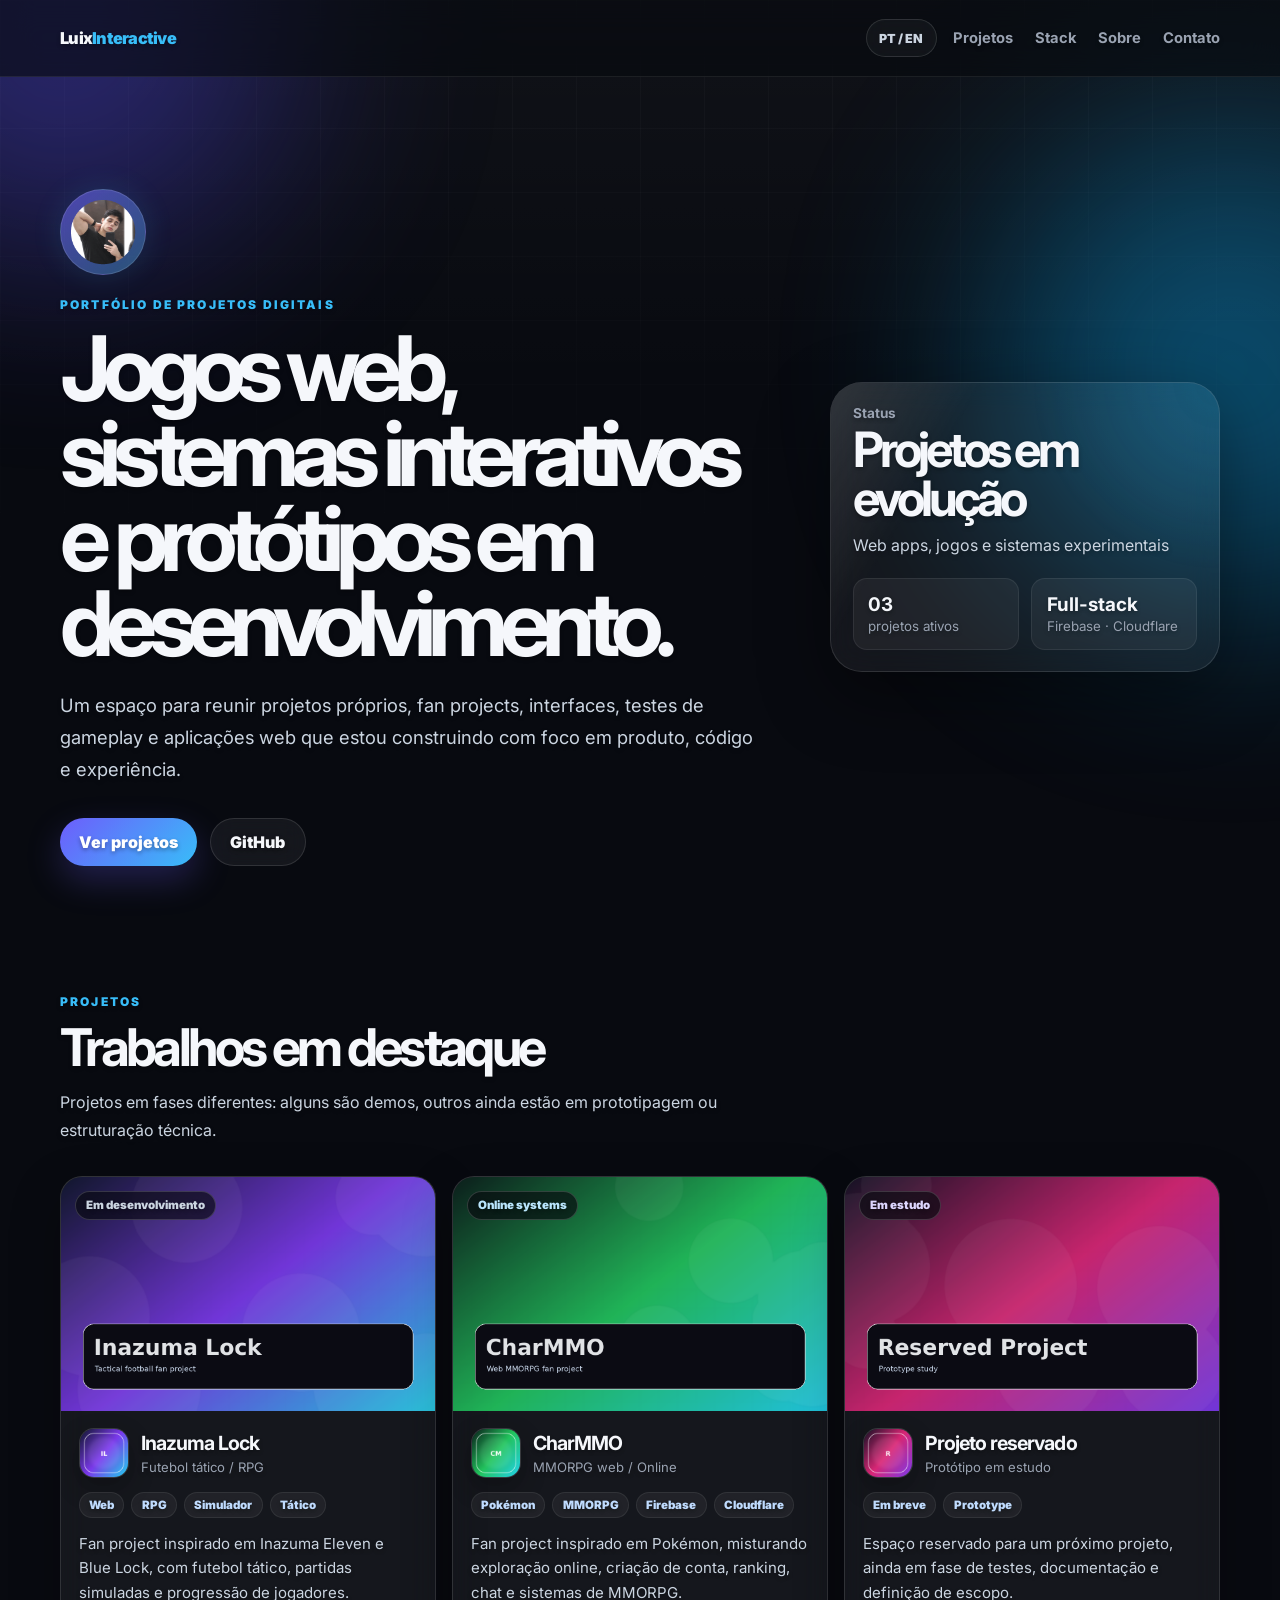
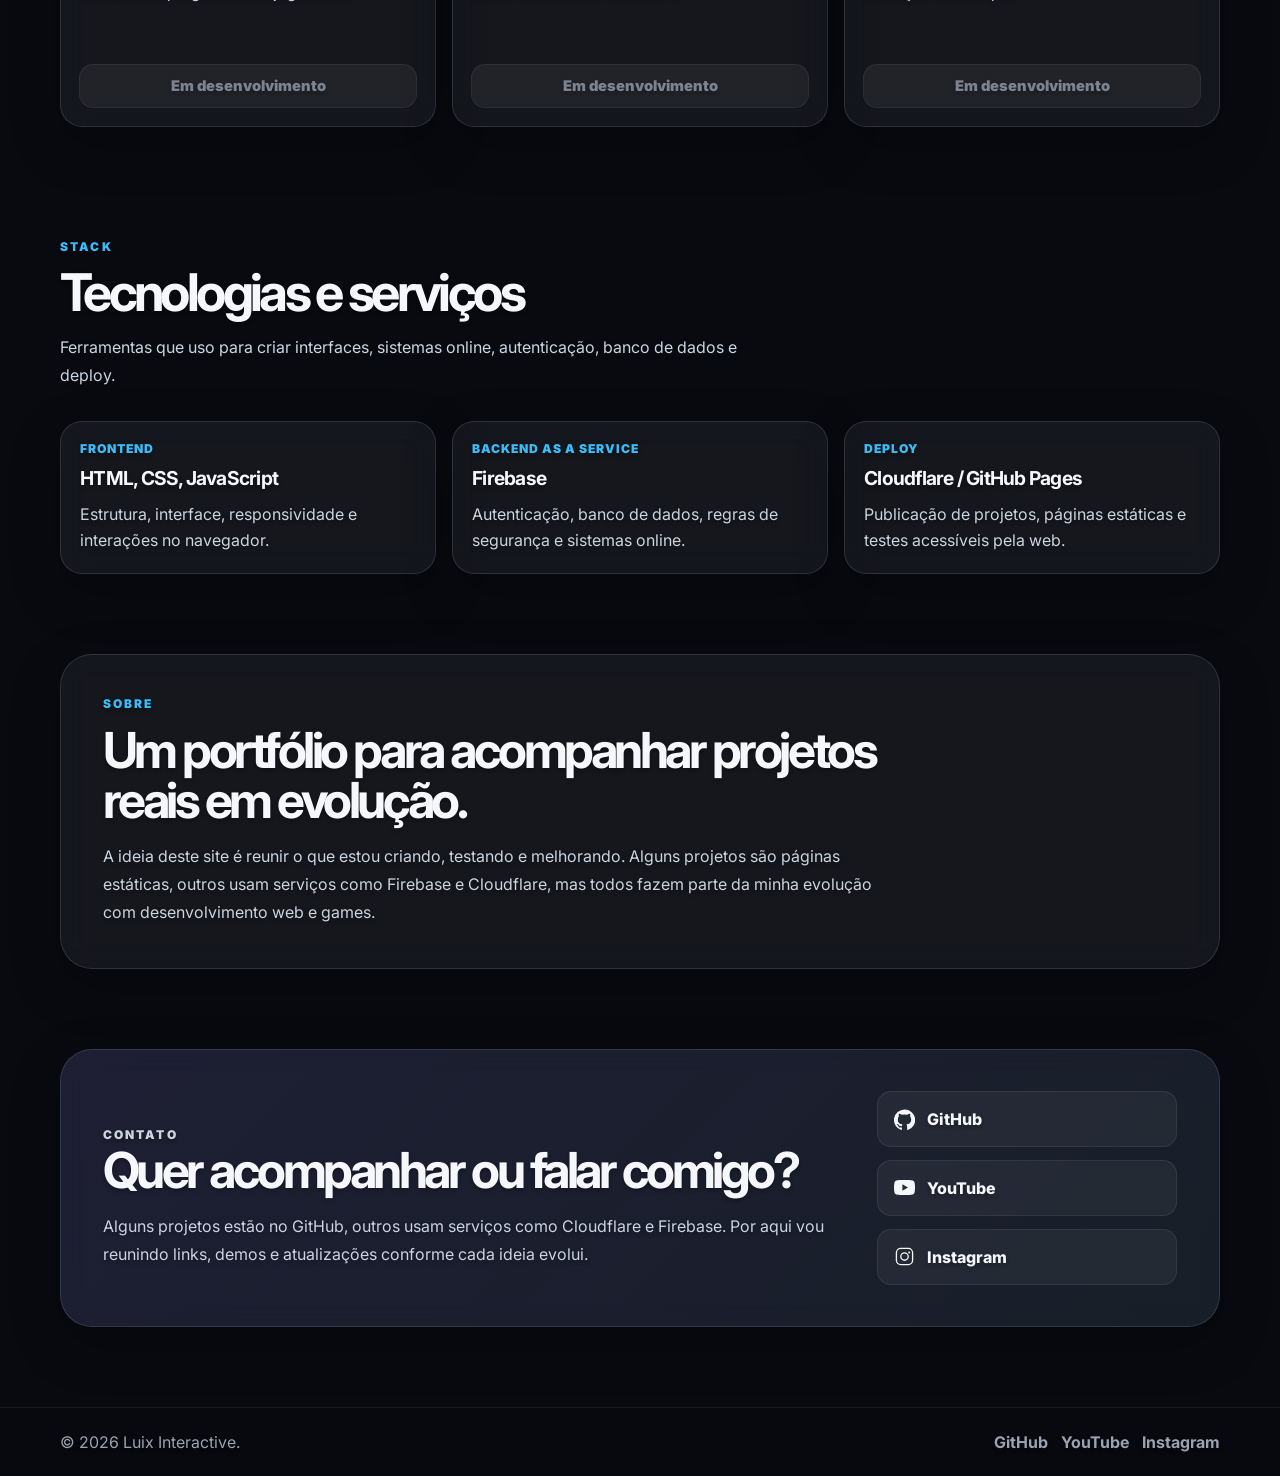
<file: index.html>
<!DOCTYPE html>
<html lang="pt-BR">
<head>
  <meta charset="UTF-8" />
  <meta name="viewport" content="width=device-width, initial-scale=1.0" />

  <title>Luix Interactive | Portfolio</title>
  <meta name="description" content="Portfolio of web games, interactive applications and digital experiments." />

  <meta property="og:title" content="Luix Interactive">
  <meta property="og:description" content="Portfolio of web games, interactive applications and digital experiments.">
  <meta property="og:image" content="assets/images/preview.png">
  <meta property="og:type" content="website">

  <link rel="preconnect" href="https://fonts.googleapis.com">
  <link rel="preconnect" href="https://fonts.gstatic.com" crossorigin>
  <link href="https://fonts.googleapis.com/css2?family=Inter:wght@400;500;600;700;800;900&display=swap" rel="stylesheet">

  <link rel="icon" href="assets/images/profile.png" type="image/png">
  <link rel="stylesheet" href="style.css" />
  <script src="script.js" defer></script>
</head>

<body>
  <div class="ambient ambient--one"></div>
  <div class="ambient ambient--two"></div>

  <header class="site-header">
    <nav class="nav container" aria-label="Menu principal">
      <a class="nav__brand" href="#">
        Luix<span>Interactive</span>
      </a>

      <div class="nav__actions">
        <button class="language-toggle" type="button" data-lang-toggle aria-label="Alternar idioma">
          PT / EN
        </button>

        <button class="nav__toggle" type="button" aria-label="Abrir menu" aria-expanded="false">
          <span></span>
          <span></span>
        </button>
      </div>

      <div class="nav__links" data-menu>
        <a href="#projects" data-i18n="navProjects">Projetos</a>
        <a href="#stack" data-i18n="navStack">Stack</a>
        <a href="#about" data-i18n="navAbout">Sobre</a>
        <a href="#contact" data-i18n="navContact">Contato</a>
      </div>
    </nav>
  </header>

  <main>
    <section class="hero container">
      <div class="hero__content">
        <div class="hero-profile">
          <img src="assets/images/profile.png" alt="Foto de perfil de Luix">
        </div>

        <p class="hero__eyebrow" data-i18n="heroEyebrow">Portfólio de projetos digitais</p>

        <h1 class="hero__title" data-i18n="heroTitle">
          Jogos web, sistemas interativos e protótipos em desenvolvimento.
        </h1>

        <p class="hero__description" data-i18n="heroDescription">
          Um espaço para reunir projetos próprios, fan projects, interfaces, testes de gameplay e aplicações web que estou construindo com foco em produto, código e experiência.
        </p>

        <div class="hero__actions">
          <a class="button button--primary" href="#projects" data-i18n="heroPrimary">Ver projetos</a>
          <a class="button button--secondary" href="https://github.com/LuixMath" target="_blank" rel="noopener">
            GitHub
          </a>
        </div>
      </div>

      <aside class="hero-widget" aria-label="Resumo do portfólio">
        <div class="hero-widget__shine"></div>

        <p data-i18n="widgetLabel">Status</p>
        <strong data-i18n="widgetTitle">Projetos em evolução</strong>
        <span data-i18n="widgetText">Web apps, jogos e sistemas experimentais</span>

        <div class="hero-widget__stats">
          <div>
            <b>03</b>
            <small data-i18n="widgetProjects">projetos ativos</small>
          </div>

          <div>
            <b>Full-stack</b>
            <small>Firebase · Cloudflare</small>
          </div>
        </div>
      </aside>
    </section>

    <section class="projects container" id="projects">
      <div class="section-heading">
        <p class="section-heading__kicker" data-i18n="projectsKicker">Projetos</p>
        <h2 class="section-heading__title" data-i18n="projectsTitle">Trabalhos em destaque</h2>
        <p class="section-heading__text" data-i18n="projectsText">
          Projetos em fases diferentes: alguns são demos, outros ainda estão em prototipagem ou estruturação técnica.
        </p>
      </div>

      <div class="projects__grid">
        <article class="project-card" data-tilt>
          <div class="project-card__cover">
            <img src="assets/images/inazuma-lock-cover.png" alt="Imagem de capa do Inazuma Lock" loading="lazy">
            <span class="project-card__status" data-i18n="statusProgress">Em desenvolvimento</span>
          </div>

          <div class="project-card__content">
            <div class="project-card__header">
              <img class="project-card__icon" src="assets/images/inazuma-lock-icon.png" alt="" loading="lazy">
              <div>
                <h3 class="project-card__title">Inazuma Lock</h3>
                <p class="project-card__meta" data-i18n="inazumaMeta">Futebol tático / RPG</p>
              </div>
            </div>

            <div class="project-card__tags">
              <span>Web</span>
              <span>RPG</span>
              <span>Simulador</span>
              <span>Tático</span>
            </div>

            <p class="project-card__description" data-i18n="inazumaDescription">
              Fan project inspirado em Inazuma Eleven e Blue Lock, com futebol tático, partidas simuladas e progressão de jogadores.
            </p>

            <span class="project-card__button is-disabled" aria-disabled="true" data-i18n="inDevelopment">
              Em desenvolvimento
            </span>
          </div>
        </article>

        <article class="project-card" data-tilt>
          <div class="project-card__cover">
            <img src="assets/images/charmmo-cover.png" alt="Imagem de capa do CharMMO" loading="lazy">
            <span class="project-card__status project-card__status--online">Online systems</span>
          </div>

          <div class="project-card__content">
            <div class="project-card__header">
              <img class="project-card__icon" src="assets/images/charmmo-icon.png" alt="" loading="lazy">
              <div>
                <h3 class="project-card__title">CharMMO</h3>
                <p class="project-card__meta" data-i18n="charmmoMeta">MMORPG web / Online</p>
              </div>
            </div>

            <div class="project-card__tags">
              <span>Pokémon</span>
              <span>MMORPG</span>
              <span>Firebase</span>
              <span>Cloudflare</span>
            </div>

            <p class="project-card__description" data-i18n="charmmoDescription">
              Fan project inspirado em Pokémon, misturando exploração online, criação de conta, ranking, chat e sistemas de MMORPG. 
            </p>

            <span class="project-card__button is-disabled" aria-disabled="true" data-i18n="inDevelopment">
              Em desenvolvimento
            </span>
          </div>
        </article>

        <article class="project-card" data-tilt>
          <div class="project-card__cover">
            <img src="assets/images/secret-cover.png" alt="Imagem de capa do próximo projeto" loading="lazy">
            <span class="project-card__status project-card__status--draft" data-i18n="statusDraft">Em estudo</span>
          </div>

          <div class="project-card__content">
            <div class="project-card__header">
              <img class="project-card__icon" src="assets/images/secret-icon.png" alt="" loading="lazy">
              <div>
                <h3 class="project-card__title" data-i18n="secretTitle">Projeto reservado</h3>
                <p class="project-card__meta" data-i18n="secretMeta">Protótipo em estudo</p>
              </div>
            </div>

            <div class="project-card__tags">
              <span data-i18n="soonTag">Em breve</span>
              <span>Prototype</span>
            </div>

            <p class="project-card__description" data-i18n="secretDescription">
              Espaço reservado para um próximo projeto, ainda em fase de testes, documentação e definição de escopo.
            </p>

            <span class="project-card__button is-disabled" aria-disabled="true" data-i18n="inDevelopment">
              Em desenvolvimento
            </span>
          </div>
        </article>
      </div>
    </section>

    <section class="stack container" id="stack">
      <div class="section-heading">
        <p class="section-heading__kicker">Stack</p>
        <h2 class="section-heading__title" data-i18n="stackTitle">Tecnologias e serviços</h2>
        <p class="section-heading__text" data-i18n="stackText">
          Ferramentas que uso para criar interfaces, sistemas online, autenticação, banco de dados e deploy.
        </p>
      </div>

      <div class="stack__grid">
        <article class="stack-card">
          <span>Frontend</span>
          <strong>HTML, CSS, JavaScript</strong>
          <p data-i18n="stackFrontend">Estrutura, interface, responsividade e interações no navegador.</p>
        </article>

        <article class="stack-card">
          <span>Backend as a Service</span>
          <strong>Firebase</strong>
          <p data-i18n="stackFirebase">Autenticação, banco de dados, regras de segurança e sistemas online.</p>
        </article>

        <article class="stack-card">
          <span>Deploy</span>
          <strong>Cloudflare / GitHub Pages</strong>
          <p data-i18n="stackDeploy">Publicação de projetos, páginas estáticas e testes acessíveis pela web.</p>
        </article>
      </div>
    </section>

    <section class="about container" id="about">
      <div class="about__glass">
        <p class="section-heading__kicker" data-i18n="aboutKicker">Sobre</p>
        <h2 data-i18n="aboutTitle">Um portfólio para acompanhar projetos reais em evolução.</h2>
        <p data-i18n="aboutText">
          A ideia deste site é reunir o que estou criando, testando e melhorando. Alguns projetos são páginas estáticas, outros usam serviços como Firebase e Cloudflare, mas todos fazem parte da minha evolução com desenvolvimento web e games.
        </p>
      </div>
    </section>

    <section class="contact container" id="contact">
      <div class="contact__glass">
        <div class="contact__content">
          <p class="section-heading__kicker" data-i18n="contactKicker">Contato</p>
          <h2 data-i18n="contactTitle">Quer acompanhar ou falar comigo?</h2>
          <p data-i18n="contactText">
            Alguns projetos estão no GitHub, outros usam serviços como Cloudflare e Firebase. Por aqui vou reunindo links, demos e atualizações conforme cada ideia evolui.
          </p>
        </div>

        <div class="contact__links">
          <a href="https://github.com/LuixMath" target="_blank" rel="noopener" aria-label="GitHub">
            <svg viewBox="0 0 24 24" aria-hidden="true">
              <path d="M12 .5a12 12 0 0 0-3.79 23.39c.6.11.82-.26.82-.58v-2.23c-3.34.73-4.04-1.42-4.04-1.42-.55-1.38-1.34-1.75-1.34-1.75-1.09-.75.08-.74.08-.74 1.2.09 1.83 1.23 1.83 1.23 1.08 1.84 2.82 1.31 3.51 1 .11-.78.42-1.31.76-1.61-2.67-.31-5.48-1.34-5.48-5.94 0-1.31.47-2.38 1.23-3.22-.12-.3-.53-1.56.12-3.25 0 0 1.01-.32 3.3 1.23a11.4 11.4 0 0 1 6 0c2.29-1.55 3.29-1.23 3.29-1.23.66 1.69.25 2.95.13 3.25.77.84 1.23 1.91 1.23 3.22 0 4.61-2.81 5.63-5.49 5.93.43.38.82 1.11.82 2.25v3.34c0 .32.21.69.83.57A12 12 0 0 0 12 .5Z" />
            </svg>
            <span>GitHub</span>
          </a>

          <a href="https://www.youtube.com/@Luluix" target="_blank" rel="noopener" aria-label="YouTube">
            <svg viewBox="0 0 24 24" aria-hidden="true">
              <path d="M23.5 6.2a3 3 0 0 0-2.1-2.12C19.53 3.5 12 3.5 12 3.5s-7.53 0-9.4.58A3 3 0 0 0 .5 6.2 31.4 31.4 0 0 0 0 12a31.4 31.4 0 0 0 .5 5.8 3 3 0 0 0 2.1 2.12c1.87.58 9.4.58 9.4.58s7.53 0 9.4-.58a3 3 0 0 0 2.1-2.12A31.4 31.4 0 0 0 24 12a31.4 31.4 0 0 0-.5-5.8ZM9.6 15.7V8.3l6.4 3.7-6.4 3.7Z" />
            </svg>
            <span>YouTube</span>
          </a>

          <a href="https://www.instagram.com/luixmath/" target="_blank" rel="noopener" aria-label="Instagram">
            <svg viewBox="0 0 24 24" aria-hidden="true">
              <path d="M7.75 2h8.5A5.75 5.75 0 0 1 22 7.75v8.5A5.75 5.75 0 0 1 16.25 22h-8.5A5.75 5.75 0 0 1 2 16.25v-8.5A5.75 5.75 0 0 1 7.75 2Zm0 1.5A4.25 4.25 0 0 0 3.5 7.75v8.5A4.25 4.25 0 0 0 7.75 20.5h8.5a4.25 4.25 0 0 0 4.25-4.25v-8.5A4.25 4.25 0 0 0 16.25 3.5h-8.5ZM12 7a5 5 0 1 1 0 10 5 5 0 0 1 0-10Zm0 1.5A3.5 3.5 0 1 0 12 15.5 3.5 3.5 0 0 0 12 8.5Zm5.38-2.13a1.12 1.12 0 1 1 0 2.25 1.12 1.12 0 0 1 0-2.25Z" />
            </svg>
            <span>Instagram</span>
          </a>
        </div>
      </div>
    </section>
  </main>

  <footer class="site-footer">
    <div class="site-footer__inner container">
      <p>© 2026 Luix Interactive.</p>

      <div class="site-footer__links">
        <a href="https://github.com/LuixMath" target="_blank" rel="noopener">GitHub</a>
        <a href="https://www.youtube.com/@Luluix" target="_blank" rel="noopener">YouTube</a>
        <a href="https://www.instagram.com/luixmath/" target="_blank" rel="noopener">Instagram</a>
      </div>
    </div>
  </footer>
</body>
</html>
</file>
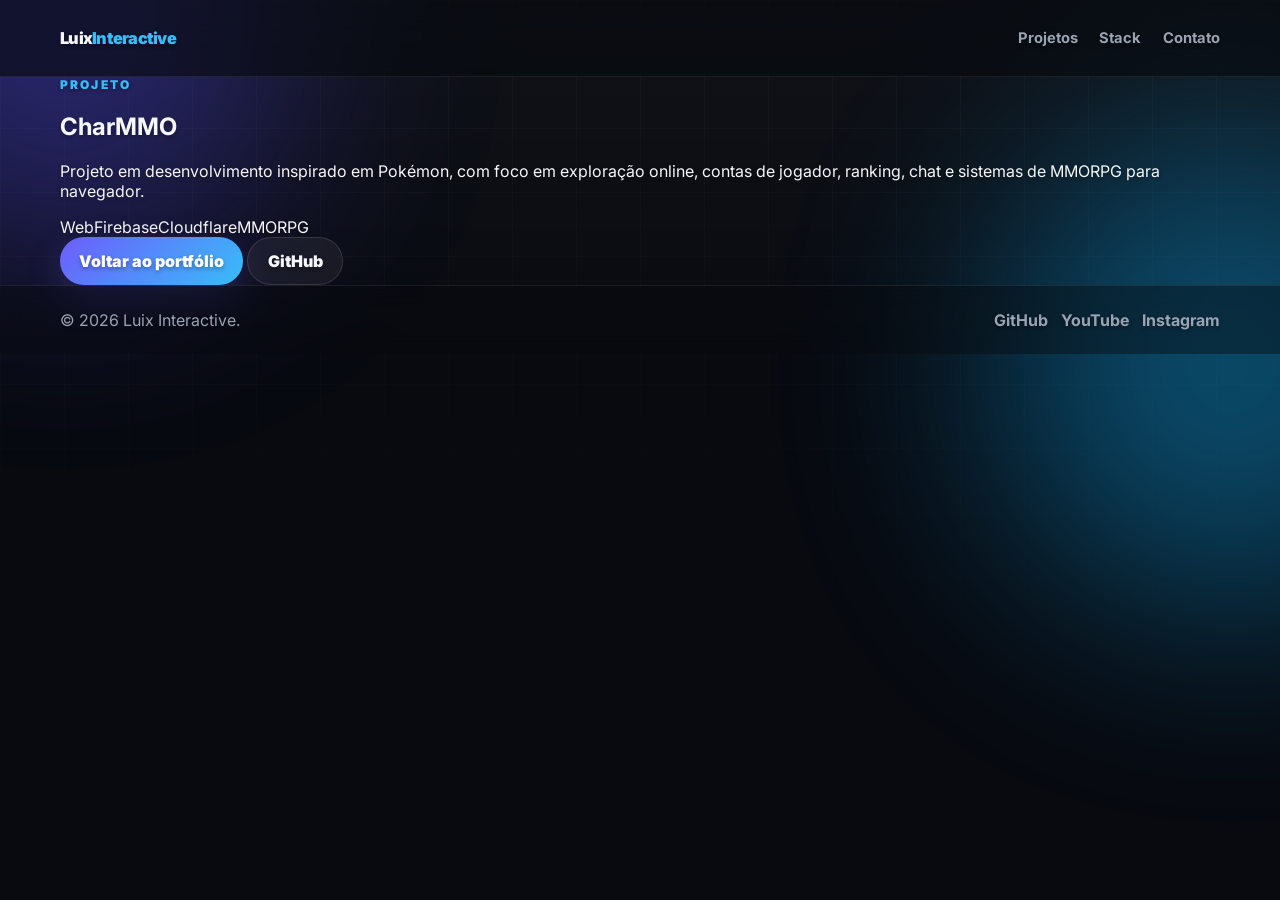
<file: projects/charmmo.html>
<!DOCTYPE html>
<html lang="pt-BR">
<head>
  <meta charset="UTF-8" />
  <meta name="viewport" content="width=device-width, initial-scale=1.0" />
  <title>CharMMO | Luix Interactive</title>
  <meta name="description" content="Fan project de MMORPG web inspirado em Pokémon." />
  <link rel="preconnect" href="https://fonts.googleapis.com">
  <link rel="preconnect" href="https://fonts.gstatic.com" crossorigin>
  <link href="https://fonts.googleapis.com/css2?family=Inter:wght@400;500;700;800;900&display=swap" rel="stylesheet">
  <link rel="icon" href="../assets/images/profile.png" type="image/png">
  <link rel="stylesheet" href="../style.css" />
</head>
<body>
  <div class="ambient ambient--one"></div>
  <div class="ambient ambient--two"></div>
  <div class="ambient ambient--three"></div>

  <header class="site-header">
    <nav class="nav container" aria-label="Menu principal">
      <a class="nav__brand" href="../index.html">Luix<span>Interactive</span></a>
      <div class="nav__links">
        <a href="../index.html#projects">Projetos</a>
        <a href="../index.html#stack">Stack</a>
        <a href="../index.html#contact">Contato</a>
      </div>
    </nav>
  </header>

  <main class="project-page container">
    <article class="project-page__glass">
      <p class="section-heading__kicker">Projeto</p>
      <h1>CharMMO</h1>
      <p>Projeto em desenvolvimento inspirado em Pokémon, com foco em exploração online, contas de jogador, ranking, chat e sistemas de MMORPG para navegador.</p>

      <div class="project-page__meta stack__list">
        <span>Web</span><span>Firebase</span><span>Cloudflare</span><span>MMORPG</span>
      </div>

      <div class="project-page__actions">
        <a class="button button--primary" href="../index.html#projects">Voltar ao portfólio</a>
        <a class="button button--secondary" href="https://github.com/LuixMath" target="_blank" rel="noopener">GitHub</a>
      </div>
    </article>
  </main>

  <footer class="site-footer">
    <div class="site-footer__inner container">
      <p>© 2026 Luix Interactive.</p>
      <div class="site-footer__links">
        <a href="https://github.com/LuixMath" target="_blank" rel="noopener">GitHub</a>
        <a href="https://www.youtube.com/@Luluix" target="_blank" rel="noopener">YouTube</a>
        <a href="https://www.instagram.com/luixmath/" target="_blank" rel="noopener">Instagram</a>
      </div>
    </div>
  </footer>
</body>
</html>
</file>
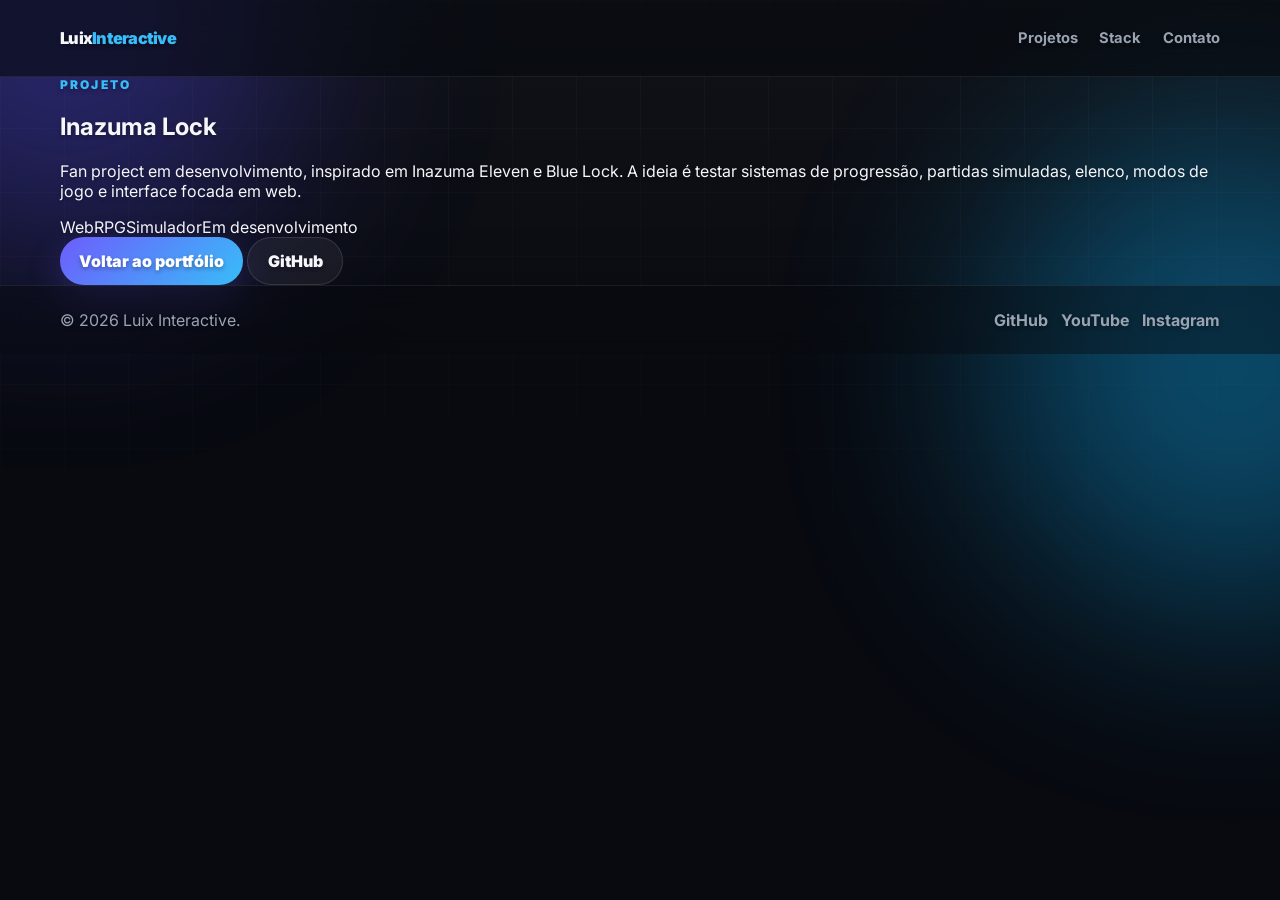
<file: projects/inazuma-lock.html>
<!DOCTYPE html>
<html lang="pt-BR">
<head>
  <meta charset="UTF-8" />
  <meta name="viewport" content="width=device-width, initial-scale=1.0" />
  <title>Inazuma Lock | Luix Interactive</title>
  <meta name="description" content="Projeto de futebol tático inspirado em anime esportivo." />
  <link rel="preconnect" href="https://fonts.googleapis.com">
  <link rel="preconnect" href="https://fonts.gstatic.com" crossorigin>
  <link href="https://fonts.googleapis.com/css2?family=Inter:wght@400;500;700;800;900&display=swap" rel="stylesheet">
  <link rel="icon" href="../assets/images/profile.png" type="image/png">
  <link rel="stylesheet" href="../style.css" />
</head>
<body>
  <div class="ambient ambient--one"></div>
  <div class="ambient ambient--two"></div>
  <div class="ambient ambient--three"></div>

  <header class="site-header">
    <nav class="nav container" aria-label="Menu principal">
      <a class="nav__brand" href="../index.html">Luix<span>Interactive</span></a>
      <div class="nav__links">
        <a href="../index.html#projects">Projetos</a>
        <a href="../index.html#stack">Stack</a>
        <a href="../index.html#contact">Contato</a>
      </div>
    </nav>
  </header>

  <main class="project-page container">
    <article class="project-page__glass">
      <p class="section-heading__kicker">Projeto</p>
      <h1>Inazuma Lock</h1>
      <p>Fan project em desenvolvimento, inspirado em Inazuma Eleven e Blue Lock. A ideia é testar sistemas de progressão, partidas simuladas, elenco, modos de jogo e interface focada em web.</p>

      <div class="project-page__meta stack__list">
        <span>Web</span><span>RPG</span><span>Simulador</span><span>Em desenvolvimento</span>
      </div>

      <div class="project-page__actions">
        <a class="button button--primary" href="../index.html#projects">Voltar ao portfólio</a>
        <a class="button button--secondary" href="https://github.com/LuixMath" target="_blank" rel="noopener">GitHub</a>
      </div>
    </article>
  </main>

  <footer class="site-footer">
    <div class="site-footer__inner container">
      <p>© 2026 Luix Interactive.</p>
      <div class="site-footer__links">
        <a href="https://github.com/LuixMath" target="_blank" rel="noopener">GitHub</a>
        <a href="https://www.youtube.com/@Luluix" target="_blank" rel="noopener">YouTube</a>
        <a href="https://www.instagram.com/luixmath/" target="_blank" rel="noopener">Instagram</a>
      </div>
    </div>
  </footer>
</body>
</html>
</file>
<file: style.css>
:root {
  --bg: #080a10;
  --bg-elevated: #0d111b;

  --surface: rgba(255, 255, 255, 0.055);
  --surface-strong: rgba(255, 255, 255, 0.085);
  --surface-solid: #111827;

  --border: rgba(255, 255, 255, 0.12);
  --border-soft: rgba(255, 255, 255, 0.075);

  --text: #f5f7fb;
  --muted: #9aa3b2;
  --soft: #cbd5e1;

  --primary: #6d5dfc;
  --primary-soft: rgba(109, 93, 252, 0.2);
  --cyan: #38bdf8;
  --accent: #a78bfa;

  --font: "Inter", system-ui, -apple-system, BlinkMacSystemFont, "Segoe UI", sans-serif;

  --container: 1160px;
  --radius-sm: 14px;
  --radius-md: 22px;
  --radius-lg: 32px;

  --shadow-glass: 0 24px 70px rgba(0, 0, 0, 0.42);
  --shadow-soft: 0 18px 50px rgba(0, 0, 0, 0.26);
}

* {
  box-sizing: border-box;
}

html {
  scroll-behavior: smooth;
}

body {
  position: relative;
  min-height: 100vh;
  margin: 0;
  overflow-x: hidden;
  color: var(--text);
  font-family: var(--font);
  background:
    linear-gradient(180deg, rgba(255, 255, 255, 0.035), transparent 24rem),
    var(--bg);
  text-shadow: 0 2px 4px rgba(0, 0, 0, 0.32);
}

body::before {
  content: "";
  position: fixed;
  inset: 0;
  z-index: -3;
  background-image:
    linear-gradient(rgba(255, 255, 255, 0.026) 1px, transparent 1px),
    linear-gradient(90deg, rgba(255, 255, 255, 0.026) 1px, transparent 1px);
  background-size: 64px 64px;
  mask-image: linear-gradient(to bottom, black, transparent 72%);
  pointer-events: none;
}

body.is-locked {
  overflow: hidden;
}

img {
  display: block;
  width: 100%;
}

a {
  color: inherit;
  text-decoration: none;
}

button {
  font: inherit;
}

:focus-visible {
  outline: 3px solid rgba(56, 189, 248, 0.75);
  outline-offset: 4px;
}

.container {
  width: min(100% - 2rem, var(--container));
  margin-inline: auto;
}

.ambient {
  position: fixed;
  z-index: -2;
  border-radius: 999px;
  pointer-events: none;
  filter: blur(110px);
  opacity: 0.42;
}

.ambient--one {
  top: -12rem;
  left: -10rem;
  width: 28rem;
  height: 28rem;
  background: #4f46e5;
}

.ambient--two {
  top: 8rem;
  right: -12rem;
  width: 30rem;
  height: 30rem;
  background: #0ea5e9;
}

.site-header {
  position: sticky;
  top: 0;
  z-index: 30;
  border-bottom: 1px solid var(--border-soft);
  background: rgba(8, 10, 16, 0.62);
  backdrop-filter: blur(16px);
  -webkit-backdrop-filter: blur(16px);
}

.nav {
  display: flex;
  align-items: center;
  justify-content: space-between;
  min-height: 76px;
  gap: 1rem;
}

.nav__brand {
  font-size: 1.02rem;
  font-weight: 900;
  letter-spacing: -0.045em;
}

.nav__brand span {
  color: var(--cyan);
}

.nav__actions {
  display: flex;
  align-items: center;
  gap: 0.65rem;
  margin-left: auto;
}

.nav__links {
  display: flex;
  align-items: center;
  gap: 1.35rem;
}

.nav__links a {
  color: var(--muted);
  font-size: 0.92rem;
  font-weight: 700;
  transition: color 0.25s ease, text-shadow 0.25s ease;
}

.nav__links a:hover {
  color: var(--text);
  text-shadow: 0 0 18px rgba(56, 189, 248, 0.46);
}

.language-toggle {
  min-height: 38px;
  padding: 0 0.8rem;
  border: 1px solid var(--border);
  border-radius: 999px;
  background: rgba(255, 255, 255, 0.045);
  color: var(--soft);
  font-size: 0.78rem;
  font-weight: 900;
  cursor: pointer;
  backdrop-filter: blur(12px);
  -webkit-backdrop-filter: blur(12px);
  transition: border-color 0.25s ease, background 0.25s ease;
}

.language-toggle:hover {
  border-color: rgba(56, 189, 248, 0.45);
  background: rgba(255, 255, 255, 0.075);
}

.nav__toggle {
  display: none;
  width: 44px;
  height: 44px;
  padding: 0;
  border: 1px solid var(--border);
  border-radius: 999px;
  background: rgba(255, 255, 255, 0.045);
  backdrop-filter: blur(12px);
  -webkit-backdrop-filter: blur(12px);
  cursor: pointer;
}

.nav__toggle span {
  display: block;
  width: 18px;
  height: 2px;
  margin: 5px auto;
  border-radius: 999px;
  background: var(--text);
  transition: transform 0.25s ease;
}

.hero {
  display: grid;
  grid-template-columns: 1fr;
  gap: 2.5rem;
  padding-block: 5rem 3.5rem;
}

.hero__content {
  max-width: 860px;
}

.hero-profile {
  width: 86px;
  height: 86px;
  padding: 4px;
  margin-bottom: 1.4rem;
  border: 1px solid var(--border);
  border-radius: 999px;
  background:
    linear-gradient(135deg, rgba(109, 93, 252, 0.55), rgba(56, 189, 248, 0.32)),
    rgba(255, 255, 255, 0.06);
  box-shadow: 0 0 30px rgba(56, 189, 248, 0.14);
}

.hero-profile img {
  height: 100%;
  border-radius: inherit;
  object-fit: cover;
}

.hero__eyebrow,
.section-heading__kicker {
  margin: 0 0 0.85rem;
  color: var(--cyan);
  font-size: 0.75rem;
  font-weight: 900;
  letter-spacing: 0.18em;
  text-transform: uppercase;
}

.hero__title {
  max-width: 960px;
  margin: 0;
  font-size: clamp(2.55rem, 11vw, 5.65rem);
  line-height: 0.94;
  letter-spacing: -0.09em;
}

.hero__description {
  max-width: 720px;
  margin: 1.45rem 0 0;
  color: var(--soft);
  font-size: clamp(1rem, 3vw, 1.15rem);
  line-height: 1.75;
}

.hero__actions {
  display: flex;
  flex-direction: column;
  gap: 0.8rem;
  margin-top: 2rem;
}

.button {
  display: inline-flex;
  align-items: center;
  justify-content: center;
  min-height: 48px;
  padding-inline: 1.2rem;
  border-radius: 999px;
  font-weight: 900;
  transition: transform 0.25s ease, box-shadow 0.25s ease, border-color 0.25s ease;
}

.button:hover {
  transform: translateY(-3px);
}

.button--primary {
  color: #ffffff;
  background: linear-gradient(135deg, var(--primary), var(--cyan));
  box-shadow: 0 14px 34px rgba(109, 93, 252, 0.26);
}

.button--primary:hover {
  box-shadow: 0 18px 46px rgba(56, 189, 248, 0.24);
}

.button--secondary {
  border: 1px solid var(--border);
  background: var(--surface);
  backdrop-filter: blur(12px);
  -webkit-backdrop-filter: blur(12px);
}

.button--secondary:hover {
  border-color: rgba(56, 189, 248, 0.45);
  box-shadow: 0 0 28px rgba(56, 189, 248, 0.1);
}

.hero-widget {
  position: relative;
  overflow: hidden;
  width: 100%;
  max-width: 390px;
  padding: 1.35rem;
  border: 1px solid var(--border);
  border-radius: var(--radius-lg);
  background: rgba(255, 255, 255, 0.055);
  box-shadow: var(--shadow-glass);
  backdrop-filter: blur(16px);
  -webkit-backdrop-filter: blur(16px);
}

.hero-widget__shine {
  position: absolute;
  inset: 0;
  background:
    linear-gradient(120deg, rgba(255, 255, 255, 0.18), transparent 28%),
    radial-gradient(circle at top right, rgba(56, 189, 248, 0.14), transparent 40%);
  opacity: 0.7;
  pointer-events: none;
}

.hero-widget p,
.hero-widget strong,
.hero-widget span,
.hero-widget__stats {
  position: relative;
}

.hero-widget p {
  margin: 0;
  color: var(--muted);
  font-size: 0.85rem;
  font-weight: 700;
}

.hero-widget strong {
  display: block;
  margin-top: 0.35rem;
  font-size: clamp(2rem, 8vw, 3.05rem);
  line-height: 1;
  letter-spacing: -0.08em;
}

.hero-widget > span {
  display: block;
  margin-top: 0.7rem;
  color: var(--soft);
}

.hero-widget__stats {
  display: grid;
  grid-template-columns: 1fr 1fr;
  gap: 0.8rem;
  margin-top: 1.4rem;
}

.hero-widget__stats div {
  padding: 0.9rem;
  border: 1px solid var(--border-soft);
  border-radius: var(--radius-sm);
  background: rgba(255, 255, 255, 0.052);
}

.hero-widget__stats b,
.hero-widget__stats small {
  display: block;
}

.hero-widget__stats b {
  font-size: 1.18rem;
}

.hero-widget__stats small {
  margin-top: 0.15rem;
  color: var(--muted);
}

.projects,
.stack {
  padding-block: 3rem 4rem;
}

.section-heading {
  max-width: 720px;
  margin-bottom: 2rem;
}

.section-heading__title {
  margin: 0;
  font-size: clamp(2rem, 8vw, 3.25rem);
  line-height: 1;
  letter-spacing: -0.07em;
}

.section-heading__text {
  margin: 0.95rem 0 0;
  color: var(--soft);
  line-height: 1.7;
}

.projects__grid,
.stack__grid {
  display: grid;
  grid-template-columns: 1fr;
  gap: 1rem;
}

.project-card,
.stack-card {
  position: relative;
  overflow: hidden;
  border: 1px solid var(--border);
  border-radius: var(--radius-md);
  background: var(--surface);
  box-shadow: var(--shadow-soft);
  backdrop-filter: blur(14px);
  -webkit-backdrop-filter: blur(14px);
}

.project-card {
  transform-style: preserve-3d;
  transition: transform 0.25s ease, border-color 0.25s ease, background 0.25s ease, box-shadow 0.25s ease;
  will-change: transform;
}

.project-card::before,
.stack-card::before {
  content: "";
  position: absolute;
  inset: 0;
  z-index: 1;
  background:
    linear-gradient(135deg, rgba(255, 255, 255, 0.13), transparent 30%),
    radial-gradient(circle at var(--x, 50%) var(--y, 0%), rgba(56, 189, 248, 0.14), transparent 30%);
  opacity: 0;
  transition: opacity 0.25s ease;
  pointer-events: none;
}

.project-card:hover {
  border-color: rgba(56, 189, 248, 0.38);
  background: var(--surface-strong);
  box-shadow:
    var(--shadow-glass),
    0 0 34px rgba(56, 189, 248, 0.12);
}

.project-card:hover::before,
.stack-card:hover::before {
  opacity: 1;
}

.project-card__cover {
  position: relative;
  z-index: 2;
  aspect-ratio: 16 / 10;
  overflow: hidden;
  background: rgba(255, 255, 255, 0.06);
}

.project-card__cover img {
  height: 100%;
  object-fit: cover;
  opacity: 0.9;
  transition: transform 0.25s ease, opacity 0.25s ease;
}

.project-card:hover .project-card__cover img {
  transform: scale(1.035);
  opacity: 1;
}

.project-card__status {
  position: absolute;
  top: 0.85rem;
  left: 0.85rem;
  z-index: 3;
  display: inline-flex;
  padding: 0.42rem 0.65rem;
  border: 1px solid rgba(255, 255, 255, 0.16);
  border-radius: 999px;
  background: rgba(8, 10, 16, 0.68);
  color: var(--soft);
  font-size: 0.72rem;
  font-weight: 900;
  backdrop-filter: blur(12px);
  -webkit-backdrop-filter: blur(12px);
}

.project-card__status--online {
  color: #bae6fd;
}

.project-card__status--draft {
  color: #ddd6fe;
}

.project-card__content {
  position: relative;
  z-index: 2;
  display: flex;
  min-height: 315px;
  flex-direction: column;
  padding: 1.1rem;
}

.project-card__header {
  display: flex;
  align-items: center;
  gap: 0.75rem;
  margin-bottom: 0.85rem;
}

.project-card__icon {
  width: 50px;
  height: 50px;
  border: 1px solid var(--border-soft);
  border-radius: 15px;
  object-fit: cover;
  background: rgba(255, 255, 255, 0.08);
  box-shadow: 0 10px 24px rgba(0, 0, 0, 0.28);
  flex-shrink: 0;
}

.project-card__title {
  margin: 0;
  font-size: 1.22rem;
  letter-spacing: -0.045em;
}

.project-card__meta {
  margin: 0.25rem 0 0;
  color: var(--muted);
  font-size: 0.82rem;
}

.project-card__tags {
  display: flex;
  flex-wrap: wrap;
  gap: 0.45rem;
  margin-bottom: 0.85rem;
}

.project-card__tags span {
  display: inline-flex;
  padding: 0.32rem 0.58rem;
  border: 1px solid var(--border-soft);
  border-radius: 999px;
  color: #bfdbfe;
  background: rgba(255, 255, 255, 0.052);
  font-size: 0.72rem;
  font-weight: 900;
}

.project-card__description {
  margin: 0 0 1rem;
  color: var(--soft);
  font-size: 0.94rem;
  line-height: 1.62;
}

.project-card__button {
  display: inline-flex;
  align-items: center;
  justify-content: center;
  width: 100%;
  min-height: 44px;
  margin-top: auto;
  border: 1px solid var(--border-soft);
  border-radius: var(--radius-sm);
  background: rgba(255, 255, 255, 0.07);
  color: var(--text);
  font-size: 0.92rem;
  font-weight: 900;
  transition: transform 0.25s ease, background 0.25s ease, box-shadow 0.25s ease, border-color 0.25s ease;
}

.project-card__button:not(.is-disabled):hover {
  transform: translateY(-2px);
  border-color: rgba(56, 189, 248, 0.55);
  background: linear-gradient(135deg, rgba(109, 93, 252, 0.9), rgba(56, 189, 248, 0.78));
  box-shadow: 0 0 30px rgba(56, 189, 248, 0.2);
}

.project-card__button.is-disabled {
  color: var(--muted);
  cursor: not-allowed;
  opacity: 0.78;
}

.stack-card {
  z-index: 0;
  padding: 1.2rem;
  transition: border-color 0.25s ease, background 0.25s ease, transform 0.25s ease;
}

.stack-card:hover {
  transform: translateY(-3px);
  border-color: rgba(56, 189, 248, 0.28);
  background: var(--surface-strong);
}

.stack-card span,
.stack-card strong,
.stack-card p {
  position: relative;
  z-index: 2;
}

.stack-card span {
  display: block;
  color: var(--cyan);
  font-size: 0.76rem;
  font-weight: 900;
  letter-spacing: 0.08em;
  text-transform: uppercase;
}

.stack-card strong {
  display: block;
  margin-top: 0.65rem;
  font-size: 1.2rem;
  letter-spacing: -0.04em;
}

.stack-card p {
  margin: 0.65rem 0 0;
  color: var(--soft);
  line-height: 1.65;
}

.about {
  padding-block: 1rem 5rem;
}

.about__glass,
.contact__glass {
  padding: clamp(1.35rem, 6vw, 2.6rem);
  border: 1px solid var(--border);
  border-radius: var(--radius-lg);
  background: var(--surface);
  box-shadow: var(--shadow-soft);
  backdrop-filter: blur(14px);
  -webkit-backdrop-filter: blur(14px);
}

.about__glass h2,
.contact__glass h2 {
  max-width: 830px;
  margin: 0;
  font-size: clamp(1.9rem, 8vw, 3.1rem);
  line-height: 1.02;
  letter-spacing: -0.07em;
}

.about__glass p:last-child,
.contact__content p {
  max-width: 780px;
  margin: 1rem 0 0;
  color: var(--soft);
  line-height: 1.75;
}

.contact {
  padding-block: 0 5rem;
}

.contact__glass {
  display: grid;
  gap: 1.6rem;
  background:
    linear-gradient(135deg, rgba(109, 93, 252, 0.1), rgba(56, 189, 248, 0.05)),
    var(--surface);
}

.contact__links {
  display: grid;
  gap: 0.8rem;
}

.contact__links a {
  display: flex;
  align-items: center;
  gap: 0.75rem;
  min-height: 56px;
  padding: 0.85rem 1rem;
  border: 1px solid var(--border-soft);
  border-radius: var(--radius-sm);
  background: rgba(255, 255, 255, 0.052);
  color: var(--text);
  font-weight: 800;
  transition:
    transform 0.25s ease,
    border-color 0.25s ease,
    background 0.25s ease,
    box-shadow 0.25s ease;
}

.contact__links a:hover {
  transform: translateY(-2px);
  border-color: rgba(56, 189, 248, 0.38);
  background: rgba(255, 255, 255, 0.08);
  box-shadow: 0 0 28px rgba(56, 189, 248, 0.12);
}

.contact__links svg {
  width: 21px;
  height: 21px;
  fill: currentColor;
  flex-shrink: 0;
}

.site-footer {
  border-top: 1px solid var(--border-soft);
  background: rgba(8, 10, 16, 0.42);
  backdrop-filter: blur(12px);
  -webkit-backdrop-filter: blur(12px);
}

.site-footer__inner {
  display: flex;
  flex-direction: column;
  gap: 1rem;
  padding-block: 1.5rem;
}

.site-footer p {
  margin: 0;
  color: var(--muted);
}

.site-footer__links {
  display: flex;
  flex-wrap: wrap;
  gap: 0.8rem;
}

.site-footer__links a {
  color: var(--muted);
  font-weight: 700;
  transition: color 0.25s ease, text-shadow 0.25s ease;
}

.site-footer__links a:hover {
  color: var(--text);
  text-shadow: 0 0 18px rgba(109, 93, 252, 0.6);
}

@media (min-width: 560px) {
  .hero__actions {
    flex-direction: row;
  }

  .button {
    width: auto;
  }

  .projects__grid,
  .stack__grid {
    grid-template-columns: repeat(2, minmax(0, 1fr));
  }

  .site-footer__inner {
    flex-direction: row;
    align-items: center;
    justify-content: space-between;
  }
}

@media (min-width: 760px) {
  .contact__glass {
    grid-template-columns: minmax(0, 1fr) 300px;
    align-items: center;
  }
}

@media (min-width: 920px) {
  .hero {
    grid-template-columns: minmax(0, 1fr) 390px;
    align-items: center;
    gap: 4rem;
    padding-block: 7rem 5rem;
  }

  .projects__grid,
  .stack__grid {
    grid-template-columns: repeat(3, minmax(0, 1fr));
  }
}

@media (max-width: 720px) {
  .nav__toggle {
    display: block;
  }

  .nav__toggle.is-active span:first-child {
    transform: translateY(3.5px) rotate(45deg);
  }

  .nav__toggle.is-active span:last-child {
    transform: translateY(-3.5px) rotate(-45deg);
  }

  .nav__links {
    position: fixed;
    top: 88px;
    right: 1rem;
    left: 1rem;
    display: grid;
    gap: 0.25rem;
    padding: 0.75rem;
    border: 1px solid var(--border);
    border-radius: var(--radius-md);
    background: rgba(8, 10, 16, 0.82);
    box-shadow: var(--shadow-soft);
    backdrop-filter: blur(10px);
    -webkit-backdrop-filter: blur(10px);
    opacity: 0;
    transform: translateY(-12px);
    pointer-events: none;
    transition: opacity 0.25s ease, transform 0.25s ease;
  }

  .nav__links.is-open {
    opacity: 1;
    transform: translateY(0);
    pointer-events: auto;
  }

  .nav__links a {
    padding: 0.9rem;
    border-radius: var(--radius-sm);
  }

  .nav__links a:hover {
    background: rgba(255, 255, 255, 0.055);
  }

  .ambient {
    filter: blur(80px);
    opacity: 0.3;
  }

  .site-header,
  .hero-widget,
  .project-card,
  .stack-card,
  .about__glass,
  .contact__glass,
  .site-footer {
    backdrop-filter: blur(10px);
    -webkit-backdrop-filter: blur(10px);
  }

  .project-card {
    box-shadow: 0 14px 34px rgba(0, 0, 0, 0.32);
  }

  body::before {
    display: none;
  }
}

@media (max-width: 559px) {
  .container {
    width: min(100% - 1.3rem, var(--container));
  }

  .ambient {
    display: none;
  }

  .hero {
    padding-block: 3.4rem 2.6rem;
  }

  .hero-profile {
    width: 74px;
    height: 74px;
  }

  .hero__title {
    font-size: clamp(2.35rem, 14vw, 3.55rem);
  }

  .hero-widget {
    max-width: none;
  }

  .hero-widget__stats {
    grid-template-columns: 1fr;
  }

  .project-card__content {
    min-height: auto;
  }

  .project-card::before,
  .stack-card::before {
    display: none;
  }

  .site-footer__links {
    width: 100%;
  }

  .site-footer__links a {
    flex: 1 1 100%;
    justify-content: center;
  }
}

@media (hover: none) {
  .project-card {
    transform: none !important;
  }
}

@media (prefers-reduced-motion: reduce) {
  html {
    scroll-behavior: auto;
  }

  *,
  *::before,
  *::after {
    animation-duration: 1ms !important;
    transition-duration: 1ms !important;
  }
}
</file>
